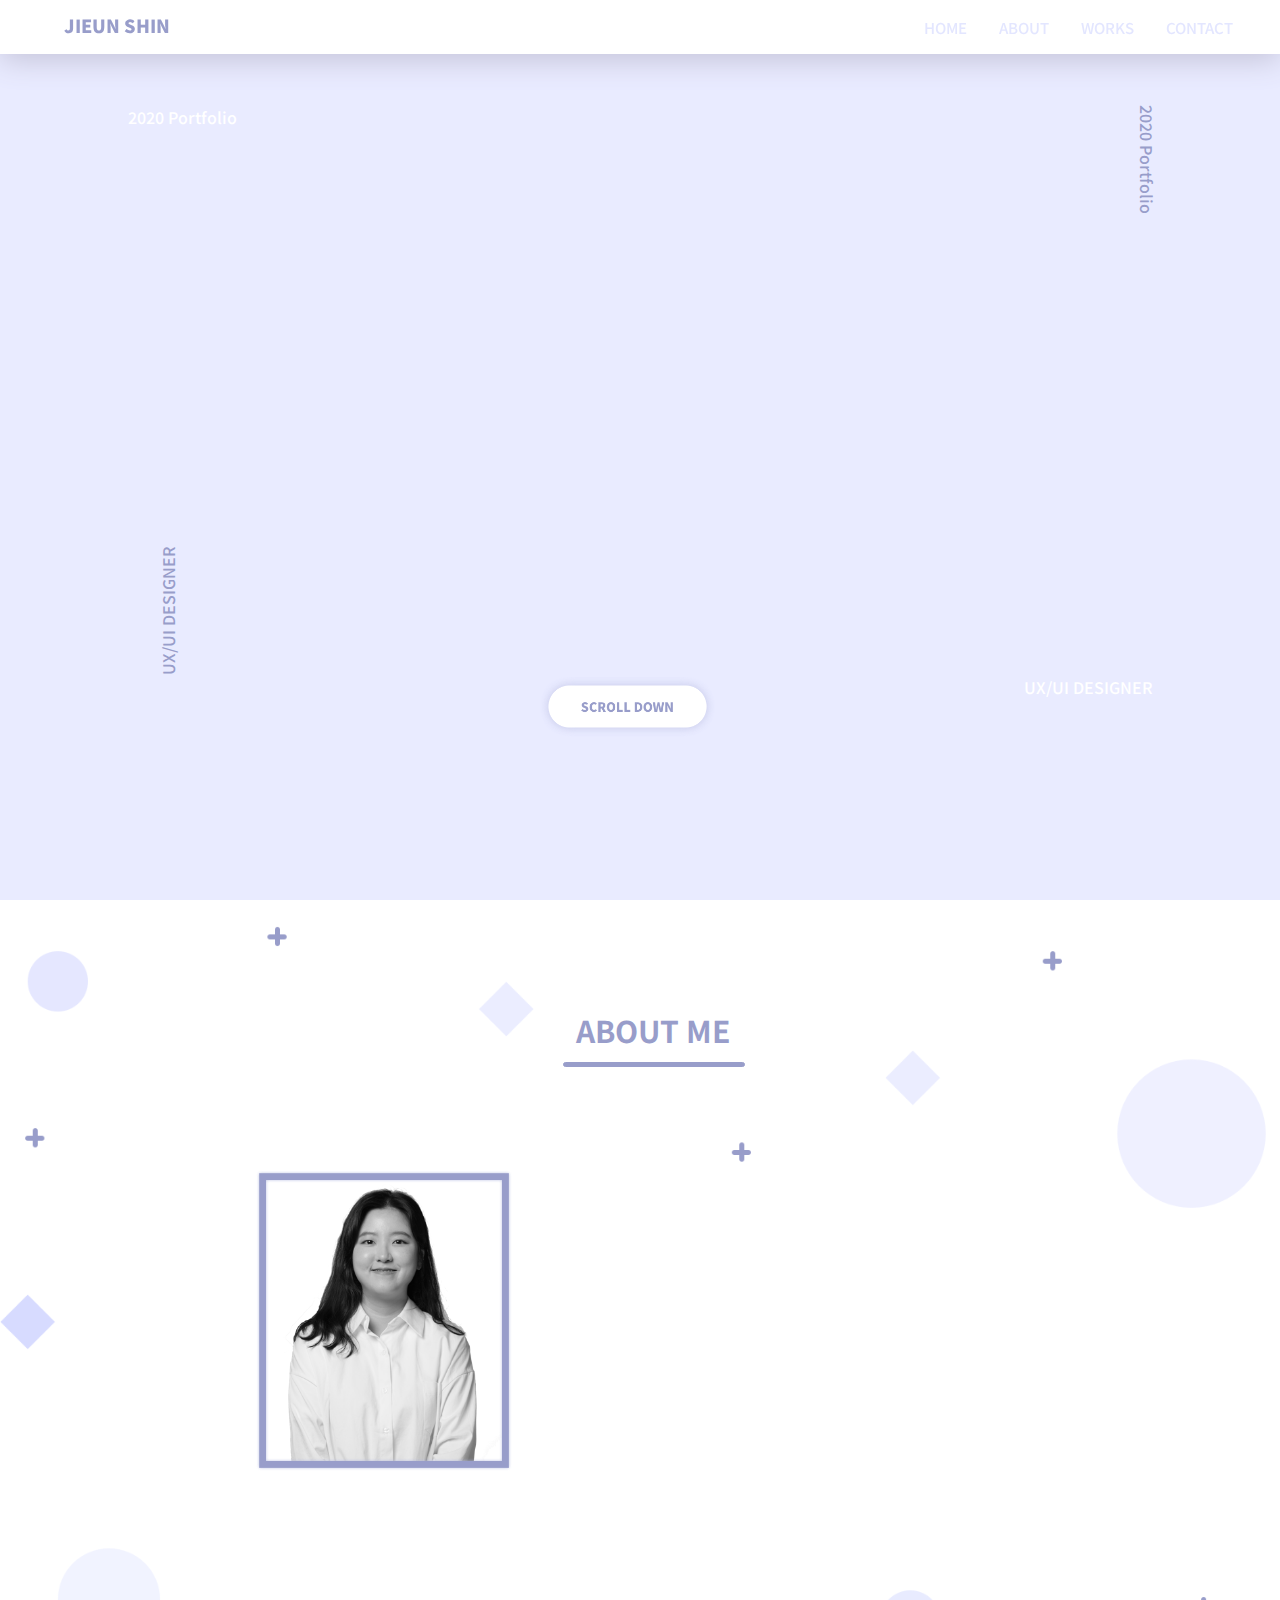
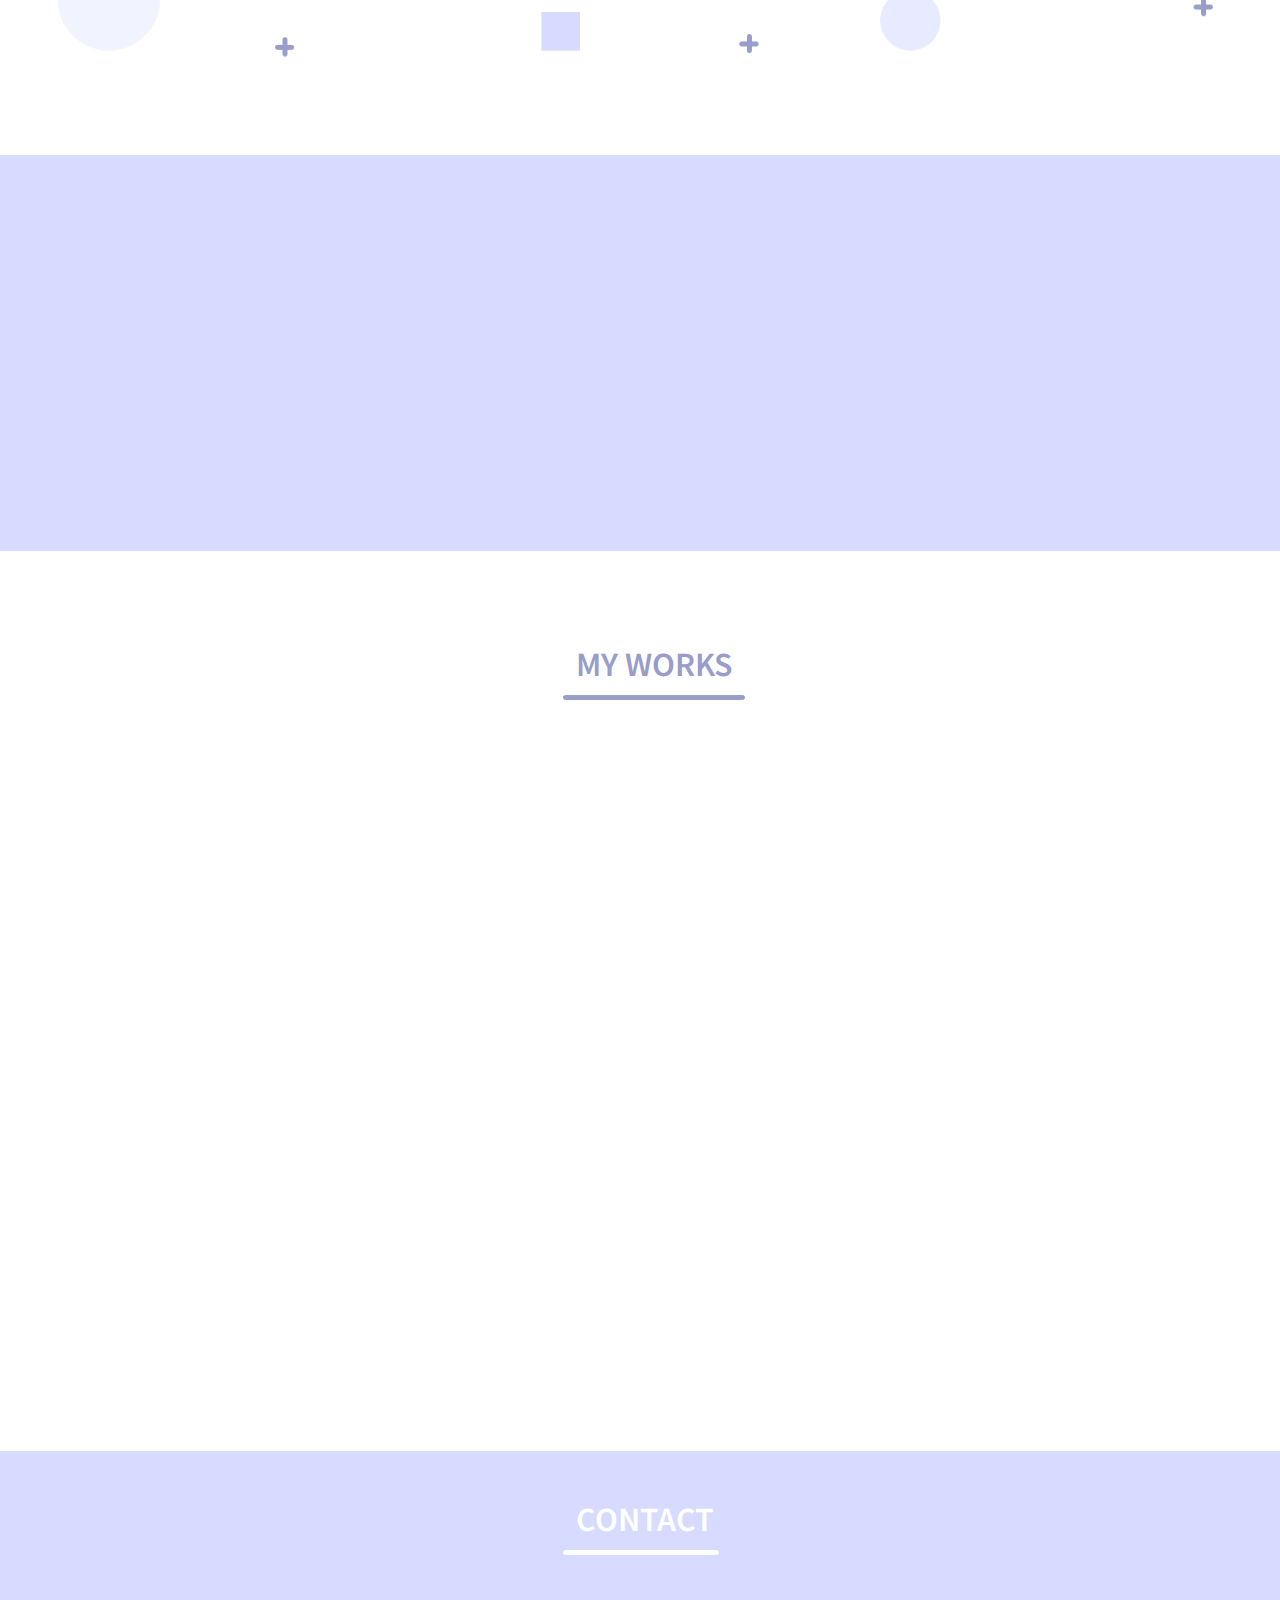
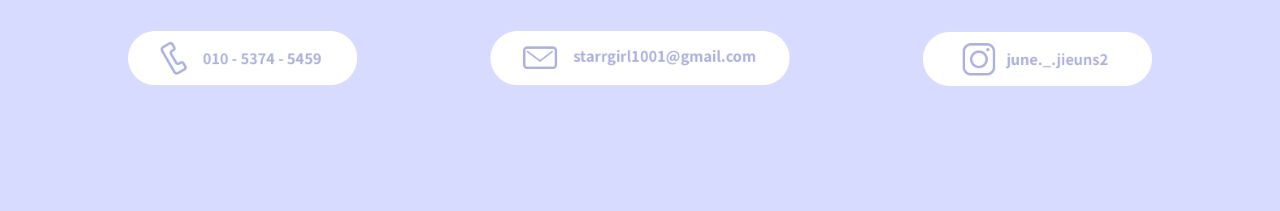
<file: index.html>
<!Doctype html>
<meta charset="UTF-8" />
<meta name="viewport" content="width=device-width, initial-scale=1.0">
<html>
    <head>
        <title>JieunShinPortfolio</title>
        <link rel="stylesheet" type="text/css" href="css/style.css">
        
        <script>alert('@ 이 웹 페이지는 Google Chrome 브라우저, 1920*1080 화면에 최적화 되어있습니다. 전체 화면으로 보시는 것을 권장합니다 @');</script>
        
        <script src="https://code.jquery.com/jquery-3.5.1.js"></script>
        <script src="js/Index.js">
        </script>
        
  </head>
    
    <body>
        
        
<!--상단메뉴바-->
    <header> 
        <div class="container">
            <h1>JIEUN SHIN</h1>
            <nav>
                <ul class="b-container">
                    <li><div id="Home"><a href="#window01">HOME</a></div></li>
                    <li><div id="About"><a href="#window02">ABOUT</a></div></li>
                    <li><div id="Works"><a href="#window04">WORKS</a></div></li>
                    <li><div id="Contact"><a href="#window05">CONTACT</a></div></li> 
                </ul>
            </nav>
        </div>
        
    </header>
        
<!--여기서부터 시작-->
        
        <!--home 페이지-->
  
        <div id="window01">1
            <h2>2020 Portfolio
                <b1 id="2020" style="position: absolute; color:#989DCA;">2020 Portfolio</b1>
            </h2>
            
            <div class="whynot">
                <h3>Why Not?<br>
                    <span id="use" style="color:#989DCA; ">Use </span>
                    <span  id="my" style="color:white;" >MY </span>
                    <span id="ex" style="color:#989DCA;" >Experience</span>
               </h3>
            </div>
            
            <h5>UX/UI DESIGNER</h5>
            <b2 id="Designer" style="position: absolute;">UX/UI DESIGNER</b2>
            
            <div>
            <div class="scrollD">
                <img src="ScrollDown.png" alt="no image">
            </div>
            </div>
            
        </div>
        
        <!--home 페이지 끝-->
        
        <!--About Me 시작-->
        <div id="window02">
            <h6 style="position: absolute; z-index: 40;">ABOUT ME</h6>
            <hr id="aboutme_hr" width =180vw color=#989DCA size=5/>
            
        <!--이미지-->
            <div>
        <!--내 프로필 사진-->
            <div style="position: absolute">
            <div class="img_profile">
                <img src="profile.png" alt="no image">
            </div>
            </div>
        <!--소개-->
                <span01>안녕하세요!</span01>
                 <span02>경험을 쌓아가는 UX/UI 디자이너, 신지은 입니다.<br>
                        많은 사람들의 생각, 행동을 분석하고, 공감 할 줄 아는 것이 <br>
                        디자이너의 첫 걸음이라고 생각하며, 다양한 사용자 경험을 이해하고<br>
                        새로운 경험을 제공하고자 노력합니다.</span02>
                
                
        <!--도형 배경-->
                <div class="background">
                <img src="Group%202.png" width="1440px" alt="no image">
                </div>           
           </div>
      
        </div>
        <!--About Me 끝-->
        
        <!--skills 시작-->
        <div id="window03">
            
            <div class="designtools">
                
        <h7>Design Tools</h7>
            <ul class="tool01">
                <li><b3 id="t1">Illustrator</b3></li>
                <li><b3 id="t2">Sketch</b3></li>
                <li>Protopie</li>
                <li>Zeplin</li>
            </ul>
            
         <!--progressbar-->
            <span class="progressbar01">
                <span class="g90">
                </span>
            </span>
            <span class="progressbar02">
                <span class="g90">
                </span>
            </span>
           <span class="progressbar03">
                <span class="g95">
                </span>
            </span>
            <span class="progressbar04">
               <span class="g90">
                </span>
            </span>
            
            <ul class="tool02">
                <li><b3 id="t1">Rhinoceros</b3></li>
                <li><b3 id="t2">Photoshop</b3></li>
                <li>Indesign</li>
                <li>Keyshot</li>
            </ul>
            
            <!--progressbar-->
            <span class="progressbar01">
                <span class="g80">
                </span>
            </span>
            <span class="progressbar02">
                <span class="g90">
                </span>
            </span>
           <span class="progressbar03">
                <span class="g80">
                </span>
            </span>
            <span class="progressbar04">
                <span class="g80">
                </span>
            </span>
                
            </div>
            
            
            <!--Coding-->
            <h8>Coding Skills<br>Language Skills</h8>
            <ul class="Coding">
                <li class="coding"><b4 id="c1">C</b4></li>
                <li class="coding"><b4 id="c2">JAVA</b4></li>
                <li class="coding">HTML</li>
                <li class="coding">LINUX</li>
            </ul>
            
            <!--Language-->
            <ul class="Lang">
                <li class="lang"><b4 id="c1">Korean(Native)</b4></li>
                <li class="lang"><b4 id="c2">English</b4></li>
                <li class="lang">Russian</li>   
            </ul>
            
        </div>
         <!--skills 끝-->
        
        <!--works-->
        <div id="window04">
             <h10 style="position: absolute; z-index: 40;">MY WORKS</h10>
            <hr id="myworks_hr" width =180vw color=#989DCA size=5/>
            
         <div  style="position: absolute">
              <!--pro1-->
             
              <div class="pr0101">
                   <img src="pro0101.png" width=320px; alt="no image">
                 </div>
             
             <div id="pr01" style="position: absolute; top: 200px; left: 60px">
                 <a href="work01.html">
                <img src="pro1_2x.png" width=320px; alt="no image">
                 </a>
   
            </div>
             
            
              <!--pro2-->
             
             <div class="pr0202">
                   <img src="pro0202.png" width=320px; alt="no image">
                 </div>
             
            <div id="pr02" style="position: absolute; top: 200px; left: 400px">
                <a href="work02.html">
                <img src="pro3.png"  width=320px; alt="no image">
                </a>    
                
                
                 
                
            </div>
            <!--pro3-->
             
             <div class="pr0303">
                   <img src="pro0303.png" width=320px; alt="no image">
                 </div>
             
             <div id="pr03" style="position: absolute; top: 200px; left: 740px">
                 <a href="work03.html">
                     
                <img src="pro2.png" width=320px; alt="no image">
                 </a>
                 
                 
                 
            </div>
             <!--pro4-->
             
             <div class="pr0404">
                   <img src="pro0404.png" width=320px; alt="no image">
                 </div>
                 
             
             <div id="pr04" style="position: absolute; top: 200px; left: 1080px">
                 <a href="work04.html">
                <img src="pro4.png" width=320px; alt="no image">
                 </a>
                 
                 
            </div>
        </div>
            
        </div>
    <!--works끝-->
        
        
         <!--contact-->
        <div id="window05">
             <h11 style="position: absolute; z-index: 40;">CONTACT</h11>
            <hr id="contact_hr" width =12% color=white size=5/>
            <img src="contact01.png" width=80%; alt="no image">
        
        
        </div>
  
      
        
    
    </body>
</html>
</file>
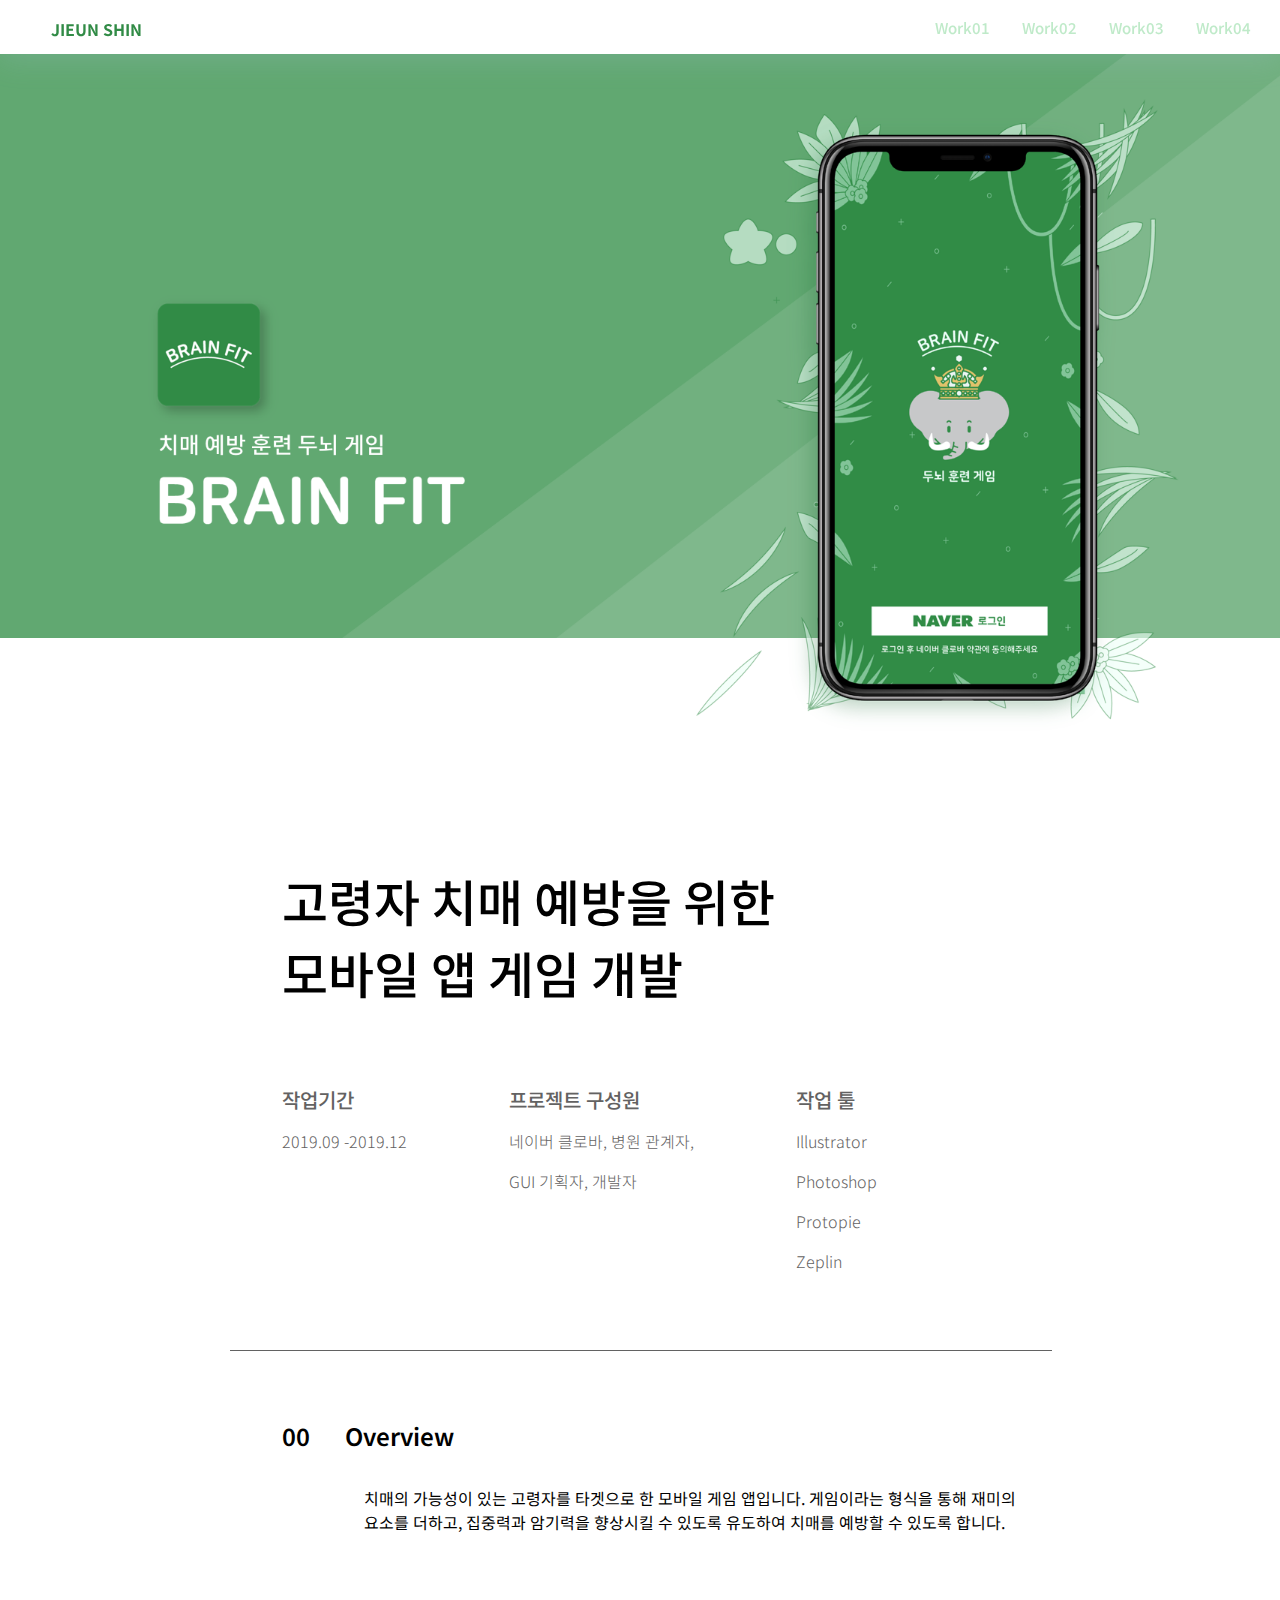
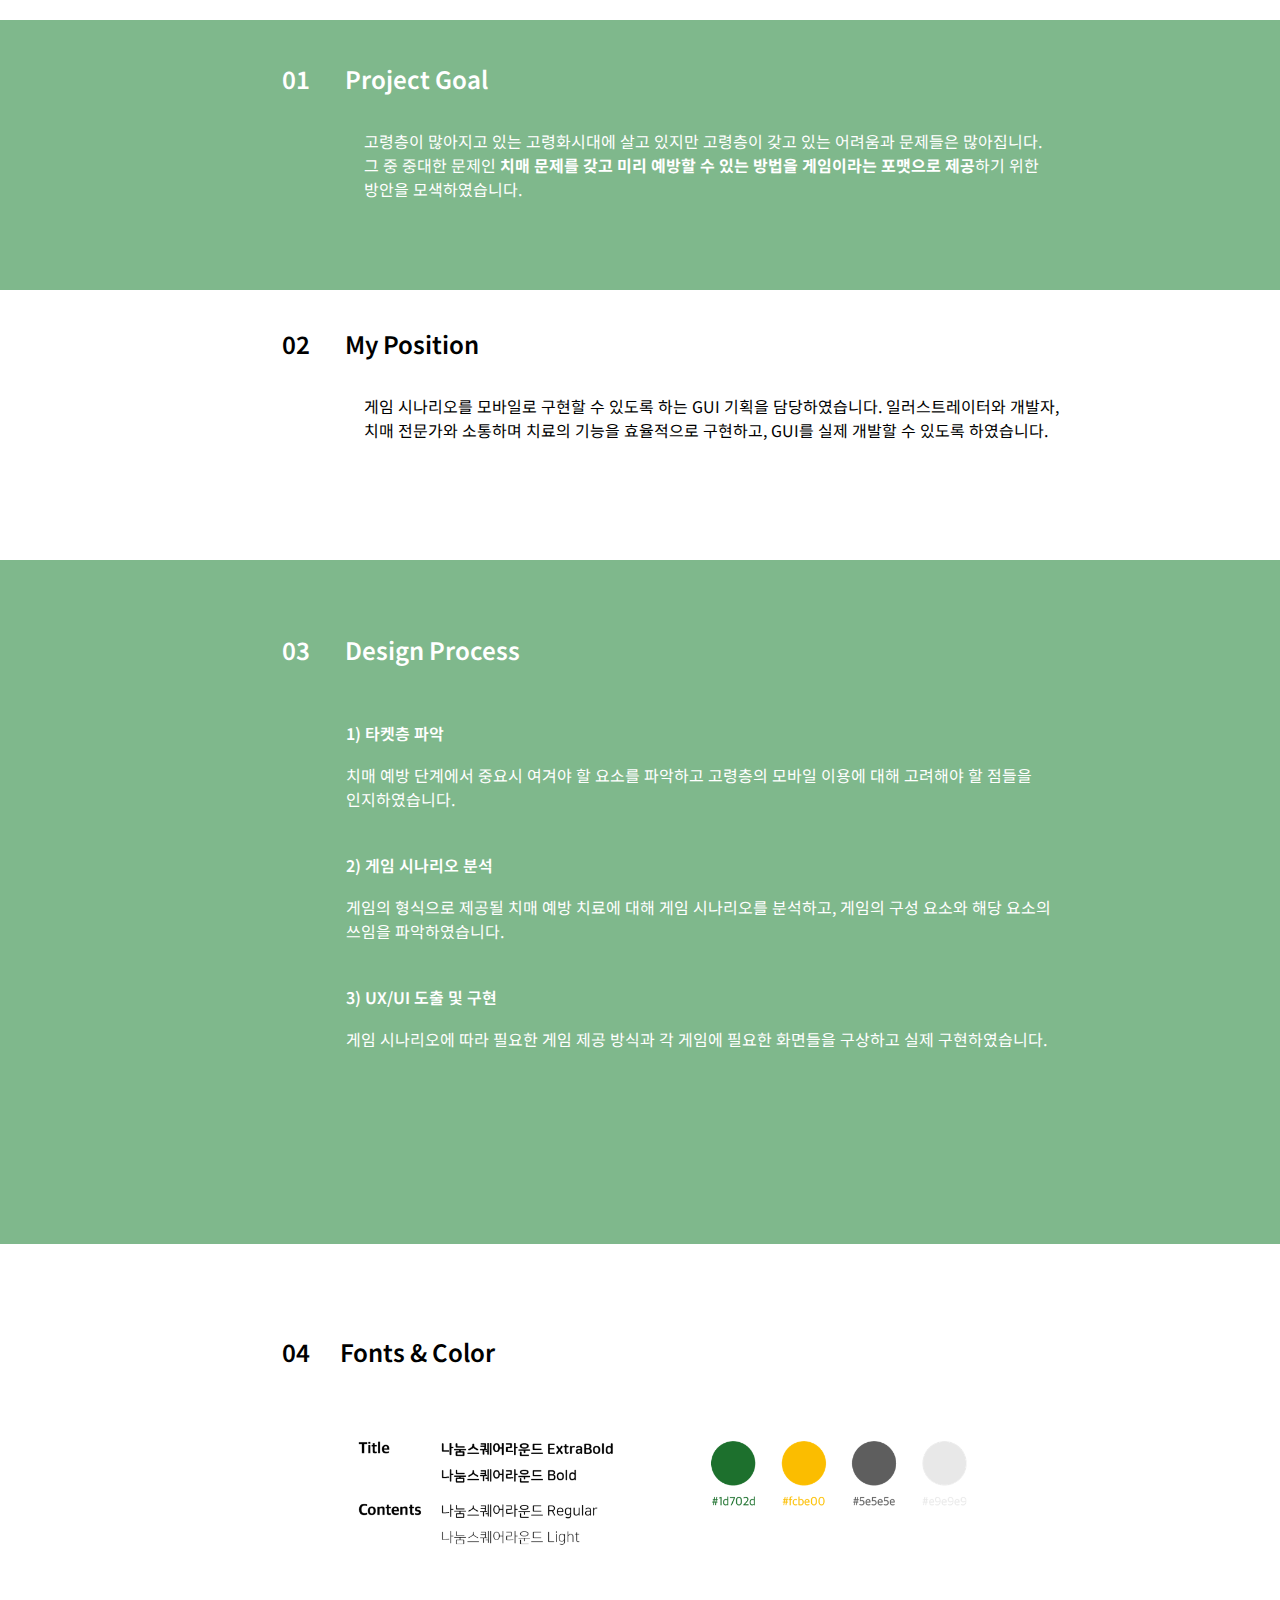
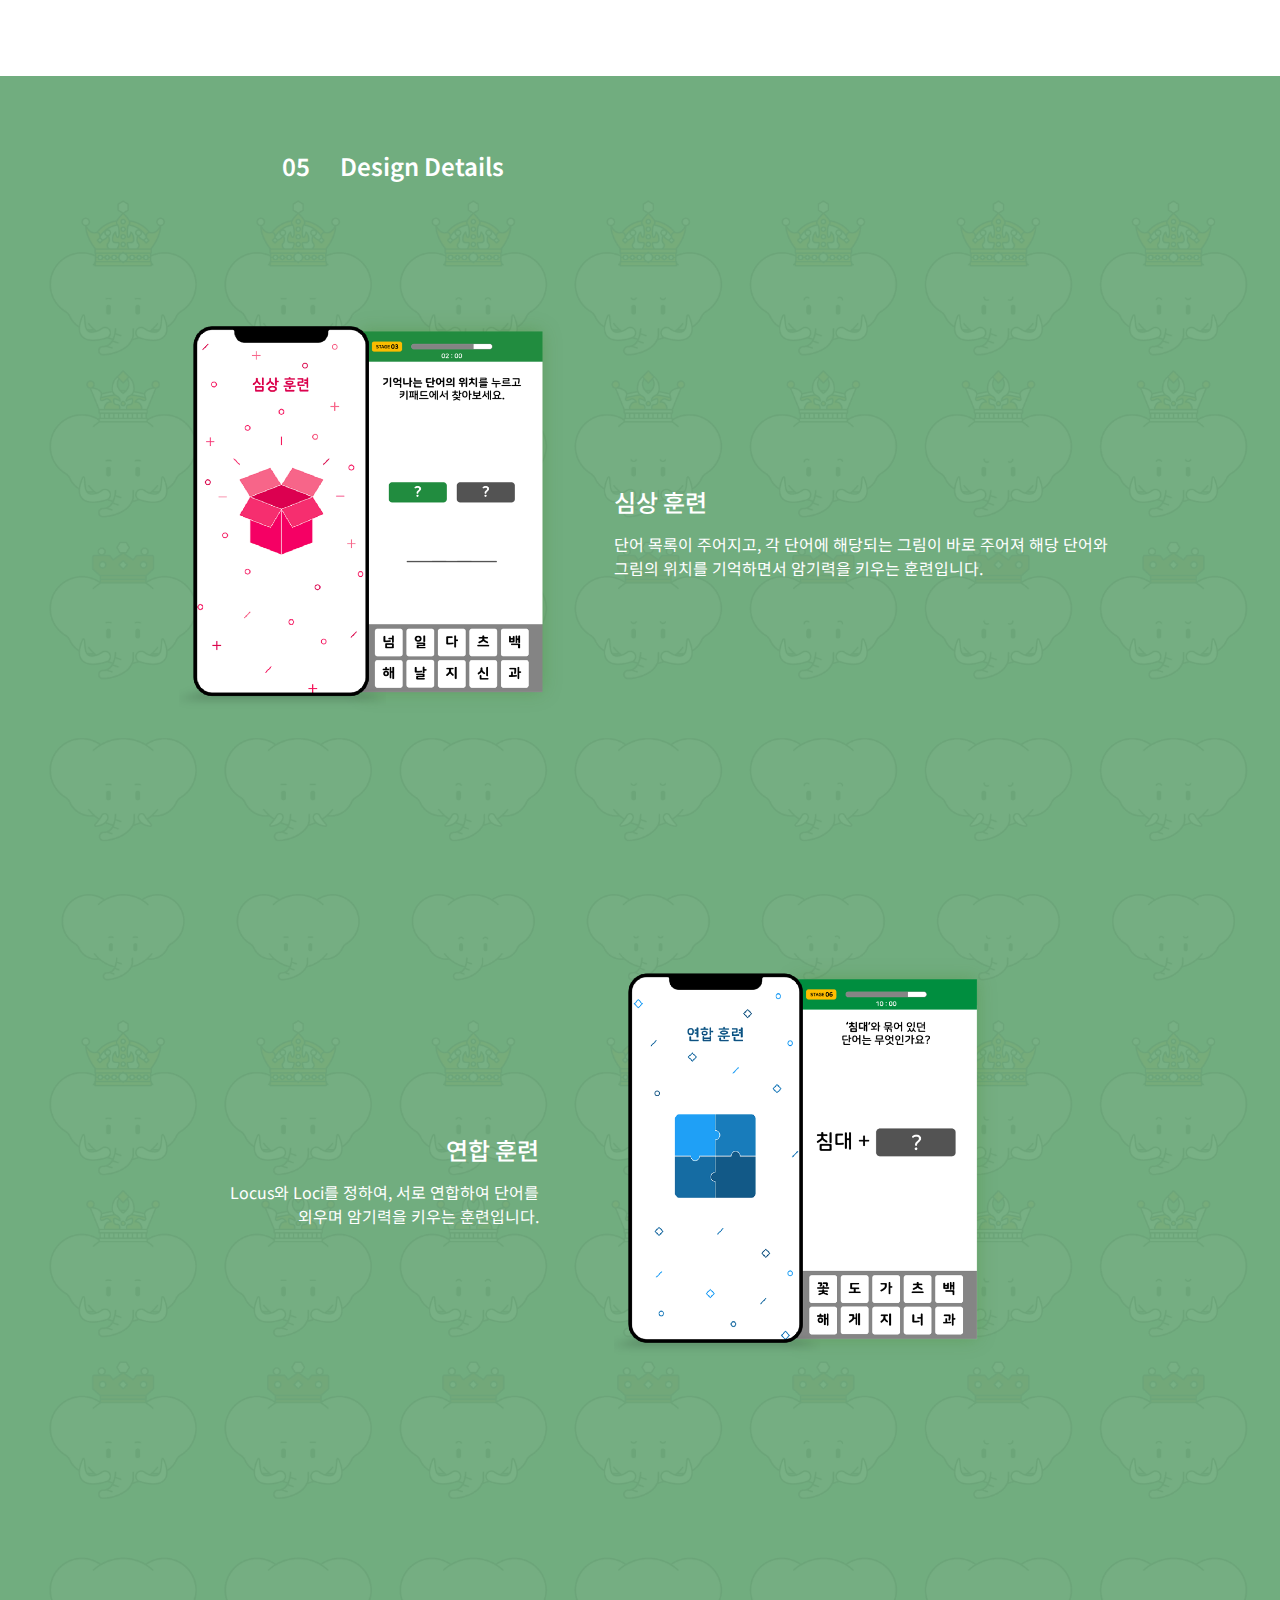
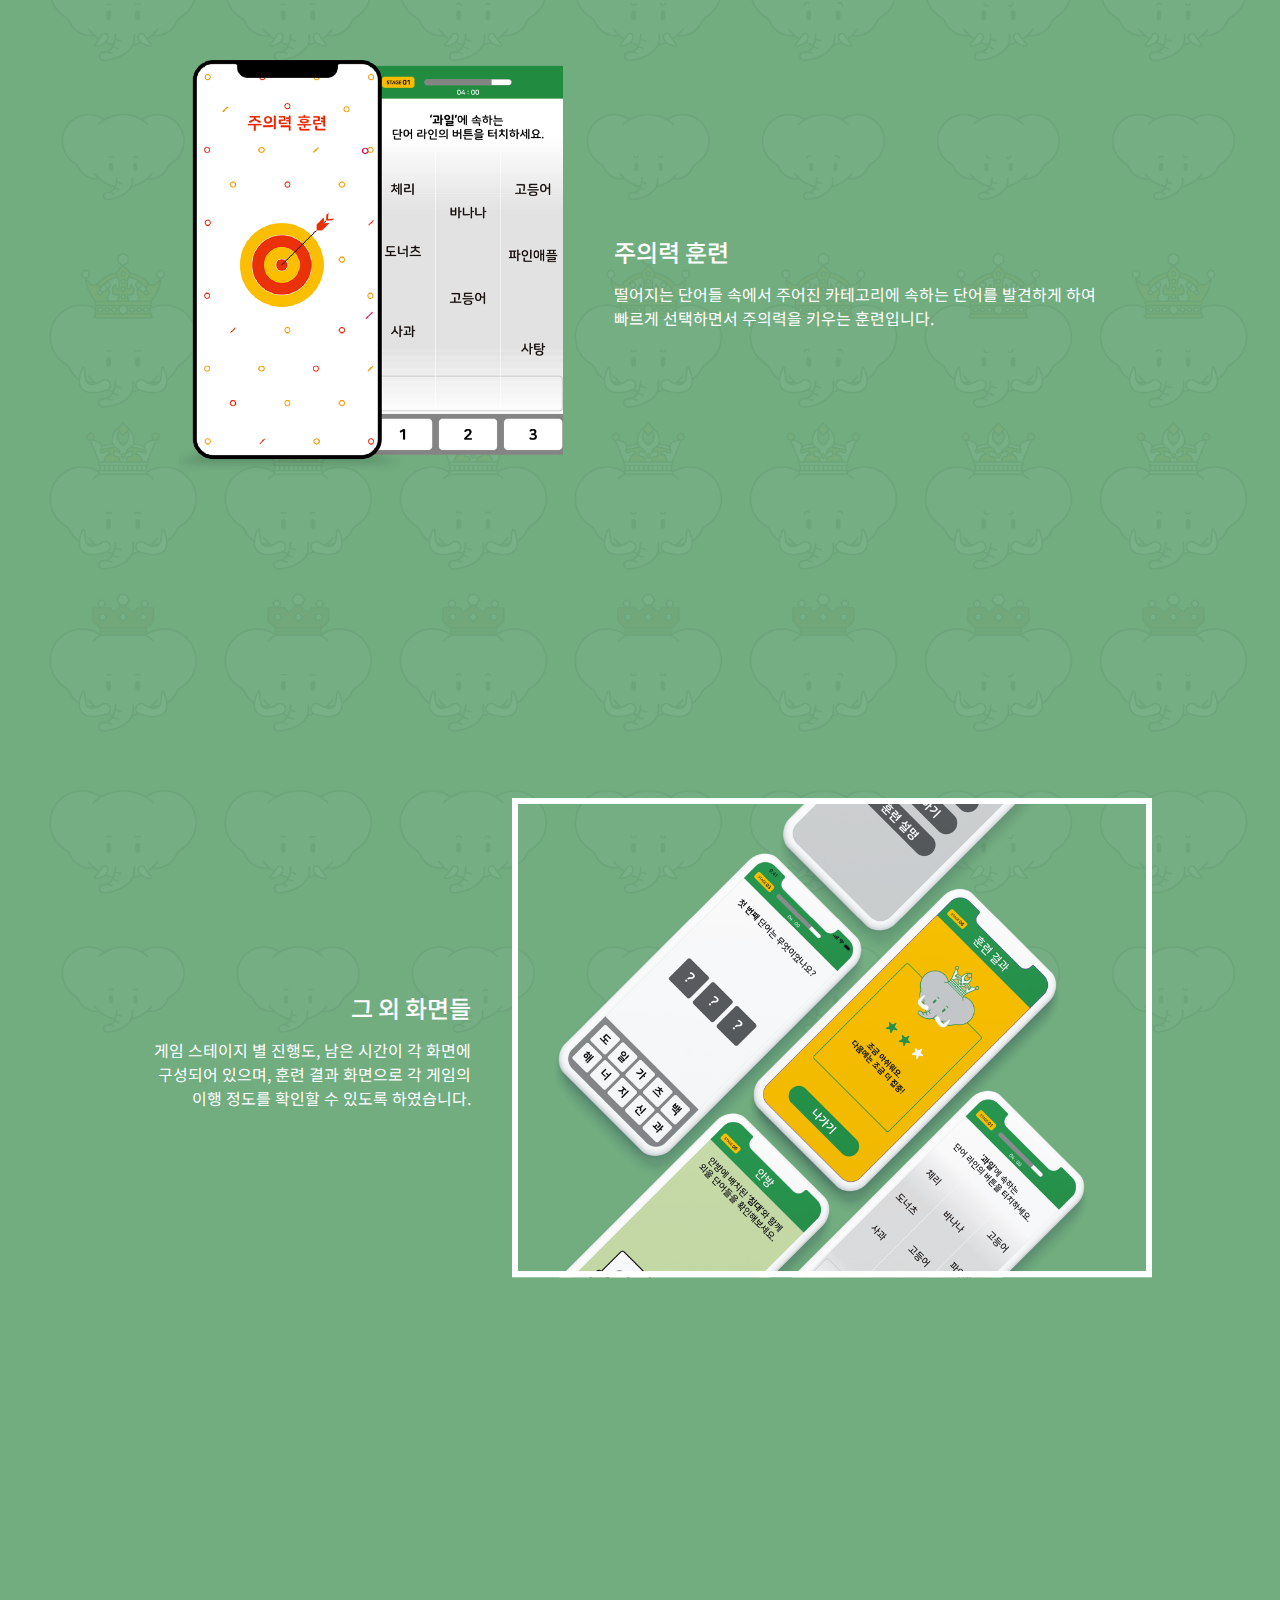
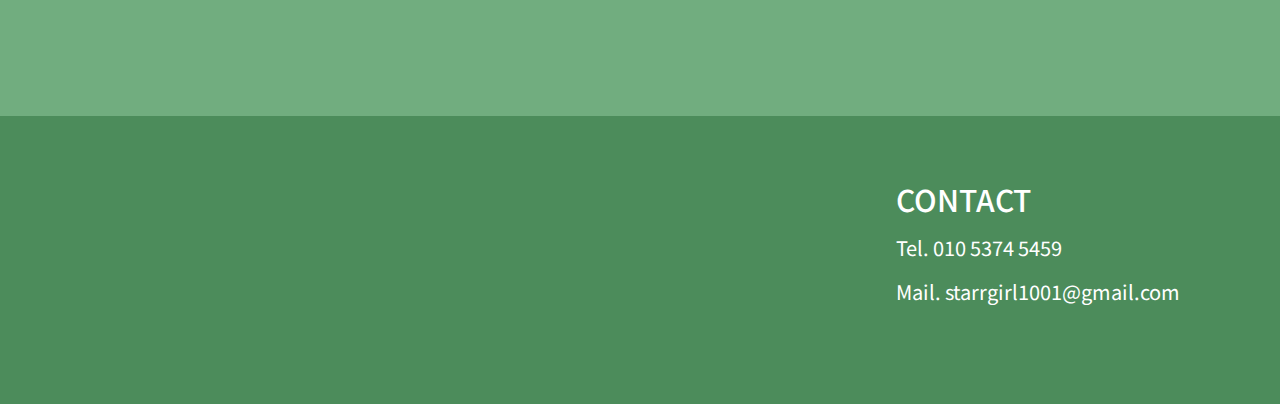
<file: work03.html>
<!Doctype html>
<meta charset="UTF-8" />
<meta name="viewport" content="width=device-width, initial-scale=1.0">
<html>
    <head>
        <title>JieunShinPortfolio/work03</title>
        <link rel="stylesheet" type="text/css" href="css/work03.css">
  </head>

                
<!--상단메뉴바-->
    <header> 
        <div class="container">
            <h1><a class="home" href="index.html">JIEUN SHIN</a></h1>
            <nav>
                <ul class="b-container">
                    <li><a href="work01.html">Work01</a></li>
                    <li><a href="work02.html">Work02</a></li>
                    <li><a href="">Work03</a></li>
                    <li><a href="work04.html">Work04</a></li> 
                </ul>
            </nav>
        </div>
    </header>
            
    <body>
    <!--표지-->
        <div class="img01">
                <img src="work0301.png" width= 1440px; alt="no image">
        </div>
        
        <!--작업명, 기간 등-->
        <div class="window01">
             <h2>고령자 치매 예방을 위한 <br>모바일 앱 게임 개발</h2>
            <div class="info01">
            <p1><span01>작업기간<br></span01>2019.09 -2019.12</p1>
            <p2><span01>프로젝트 구성원<br></span01>네이버 클로바, 병원 관계자,<br>GUI 기획자, 개발자</p2>
            <p3><span01>작업 툴<br></span01>Illustrator<br>Photoshop<br>Protopie<br>Zeplin</p3>
            <hr class="endWindow01" width =820vw color=#626262 size=1.5>
            </div>
            
        </div>
     <!--본격적인 설명-->  
        <div class="window02">
            <div class="overview">
                <p4><span01>00 &nbsp; &nbsp; &nbsp; Overview<br></span01>
                    <span02>치매의 가능성이 있는 고령자를 타겟으로 한 모바일 게임 앱입니다. 게임이라는 형식을 통해 재미의 <br>요소를 더하고, 집중력과 암기력을 향상시킬 수 있도록 유도하여 치매를 예방할 수 있도록 합니다.</span02></p4>
                
  <!--Project Goal-->               
                <div class="projectGoal">
                    
                    <p5><span01>01 &nbsp; &nbsp; &nbsp; Project Goal<br></span01>
                   <span02>고령층이 많아지고 있는 고령화시대에 살고 있지만 고령층이 갖고 있는 어려움과 문제들은 많아집니다.<br> 그 중 중대한 문제인 <span03>치매 문제를 갖고 미리 예방할 수 있는 방법을 게임이라는 포맷으로 제공</span03>하기 위한<br> 방안을 모색하였습니다.</span02></p5>
                
                </div>
                
 <!--My Position-->
                <div class="MyPosition">
                
                <p6><span01>02 &nbsp; &nbsp; &nbsp; My Position <br></span01><span02>게임 시나리오를 모바일로 구현할 수 있도록 하는 GUI 기획을 담당하였습니다. 일러스트레이터와 개발자,<br> 치매 전문가와 소통하며 치료의 기능을 효율적으로 구현하고, GUI를 실제 개발할 수 있도록 하였습니다.</span02></p6>
                    
                </div>
                
 <!--design process-->
                     
            </div>
            
            <div class="Process">
            
             <p7><span01>03 &nbsp; &nbsp; &nbsp; Design Process<br></span01></p7>
               <p8><span02>1) 타켓층 파악<br></span02>
                <span03>치매 예방 단계에서 중요시 여겨야 할 요소를 파악하고 고령층의 모바일 이용에 대해 고려해야 할 점들을<br> 인지하였습니다.<br></span03><br>
                <span02>2) 게임 시나리오 분석<br></span02>
                <span03>게임의 형식으로 제공될 치매 예방 치료에 대해 게임 시나리오를 분석하고, 게임의 구성 요소와 해당 요소의<br> 쓰임을 파악하였습니다.<br></span03><br>
                <span02>3) UX/UI 도출 및 구현<br></span02>
                <span03>게임 시나리오에 따라 필요한 게임 제공 방식과 각 게임에 필요한 화면들을 구상하고 실제 구현하였습니다.</span03>
                </p8> 
                
                  
            
            </div>
               
<!--font-->       
            
         <div class="fonts">
            
             <span01>04 &nbsp; &nbsp; &nbsp;Fonts &amp; Color<br></span01>
                  <!--font-->
                    <div class="img05">
                        <img src="work0302.png" width= 66%; alt="no image">
                    </div>   
            </div>
            
        </div>
        
<!--DesignDetails--> 
        
        <div class="DesignDetails">
        
        <span01>05 &nbsp; &nbsp; &nbsp;Design Details<br></span01>
            
            <div class="img03_1">
                <img src="work0303.png" width= 30%; alt="no image">
                <p10><span02>심상 훈련<br></span02>
                    <span03>단어 목록이 주어지고,  각 단어에 해당되는 그림이 바로 주어져 해당 단어와<br>그림의 위치를 기억하면서 암기력을 키우는 훈련입니다.<br></span03><br></p10>
            </div>
            
            <div class="img03_2">
                <img src="work0304.png" width= 30%; alt="no image">
                <p10><span02>연합 훈련<br></span02>
                    <span03>Locus와 Loci를 정하여, 서로 연합하여 단어를<br> 외우며 암기력을 키우는 훈련입니다.<br></span03><br></p10>
            </div>
            
            
            <div class="img03_3">
                <img src="work0305.png" width= 30%; alt="no image">
                <p10><span02>주의력 훈련<br></span02>
                    <span03>떨어지는 단어들 속에서 주어진 카테고리에 속하는 단어를 발견하게 하여<br> 빠르게 선택하면서 주의력을 키우는 훈련입니다.<br></span03><br></p10>
            </div>
            
             <div class="img03_4">
                <img src="work0307.png" width= 50%; alt="no image">
                <p10><span02>그 외 화면들<br></span02>
                    <span03>게임 스테이지 별 진행도, 남은 시간이 각 화면에<br> 구성되어 있으며, 훈련 결과 화면으로 각 게임의<br> 이행 정도를 확인할 수 있도록 하였습니다.</span03><br></p10>
            </div>
            
            
            
            <div class="back">
                        <img src="work0306.png" width= 96%;  alt="no image">
                    </div>   
            
            
            
            
            
        
        </div>
       
    
        
        <div class="window04">
            <span07> <span08>CONTACT</span08><br>Tel. 010 5374 5459<br>Mail. starrgirl1001@gmail.com</span07>  
        
        </div>
        
    </body>
</html>
</file>
<file: css/style.css>
@import url('https://fonts.googleapis.com/css2?family=Noto+Sans+KR:wght@100;300;400;500;700;900&display=swap');

html{
font-size: 62.5%;
    margin: 0; 
    padding:0;
}

@media all and (max-width: 850px) {
  html 
    { font-size: 50%; 
    } /* 이제 문서 내 모든 rem 단위가 영향을 받습니다.*/
}

body{
    margin: 0; 
    padding:0;
    font-family: 'Noto Sans KR',sans-serif;
}

header{
    width: 100vw;
    height: 50px;
    position: fixed;
    z-index: 999;
}

/*상단 메뉴에서 링크 및줄 빼는거*/
a {
    text-decoration:none;
}


h1{
    /*내이름 로고*/
    line-height: 3vh;
    display: inline; 
    margin-left: 5vw; 
    padding: 0;
    font-size: 1.8rem; 
    font-weight: 900; 
    color: #989DCA;
    float: left; 
   
}


/*상단메뉴바*/
nav{
    margin-left: 55vw;
    float: right;
}

ul{
    list-style: none;
     float: right;
}

.b-container li{
    float: left;
    padding: 0;
    margin-right: 12px;
   
}


.b-container a{
    font-weight: 500;
    float: right;
    line-height: 4vh; 
    color: #E3E6FF; 
    padding: 0 10px; 
    display: inline;
    font-size: 1.5rem;
    cursor: pointer;  
}

@media all and (max-width: 1200px) {
    .b-container a {
        font-size: 0;
    }
}
.b-container a:hover{
  color: #989DCA;
}
    
.container{
    display: flex;
    width: 100vw;
    height:6vh;
    margin: 0;
    padding: 0;
    background-color: white;
    box-shadow: 0px 6px 30px #C4C3D8;
}

h2{
    /*2020port*/
    margin-left: 10vw;
    margin-top : 10vh;
    margin-bottom: 0;

    font-weight: 500;
    font-size: 1.6rem;
    color: white;
}

@media all and (max-width: 1200px) {
    h2 { font-size: 0px; } /* 이제 문서 내 모든 rem 단위가 영향을 받습니다.*/
    
}

b1{
    /*2020port*/
    margin-left: 72vw;
    display: inline;
    -webkit-transform: rotate(90deg);
       -webkit-transform-origin: left top;
       -moz-transform: rotate(90deg);
       -moz-transform-origin: left top;
       -ms-transform: rotate(90deg);
       -ms-transform-origin: left top;
       -o-transform: rotate(90deg);
       -o-transform-origin: left top;
       transform: rotate(90deg);
       transform-origin: left top;
}

@media all and (max-width: 1200px) {
   b1 { font-size: 0px; } /* 이제 문서 내 모든 rem 단위가 영향을 받습니다.*/
    
}

.whynot{
  
    margin-left: 20vw;
    margin-top:10vh;
    opacity: 0;
    
}

.whynot.animate{
    transform:translateY(4em);
}

.animate{
    animation: fadeIn 1s forwards ease-in;
    transition: 1s ease-in-out;
}

@keyframes fadeIn{
    0% {opacity: 0;}
    100%{opacity: 1;}
}

h3{
    /*whynot*/
    font-size: 6rem;
    font-weight: 800;
    color: white;
}

.h3.animate{
     transform: translateY(2em);
}

#use{
    font-size: 10rem;  
}

#use.animate{
    transform: translateY(2em);
}

#my{
    font-size: 10rem;  
}

#ex{
    font-size: 10rem;  
}



h5{
    /*UX/UI Designer*/
    margin-left: 180px;
    margin-top : 200px;
    margin-bottom: 0;
    font-family: 'Noto Sans KR',sans-serif;
    font-weight: 500;
    font-size: 1.6rem;
    color:#989DCA;
    transform: rotate(-90deg);
       transform-origin: left bottom;
}

@media all and (max-width: 1200px) {
    h5 { font-size: 0px; } /* 이제 문서 내 모든 rem 단위가 영향을 받습니다.*/
    
}

b2{
    /*UX/UI Designer*/
    margin-top: 0;
    margin-left: 80vw;
    font-weight: 500;
    font-size: 1.6rem;
    color: white;
}

@media all and (max-width: 1200px) {
    #Designer{
        font-size: 0px;}
}

/*scrollD*/
.scrollD img{
    width: 14vw;
    margin-left: 42vw;
    animation: watch 2s linear infinite both;
}

@keyframes watch {
  0% {
    transform: translate(0);
  }
  20% {
    transform: translate(0px, 5px);
  }
  40% {
    transform: translate(0px, -5px);
  }
  60% {
    transform: translate(0px, 5px);
  }
  80% {
    transform: translate(0px, -5px);
  }
  100% {
    transform: translate(0);
  }
}


/*window02*/
h6
{/*about me*/
    margin-left: 45vw;
    margin-top: 12vh;
    font-size: 3rem;
    color: #989DCA;
    
}
/*about me 밑에 줄*/
#aboutme_hr{
    position: absolute;
    margin-left: 44vw;
    margin-top: 18vh;
    border-radius: 10px;
}


.img_profile
{
    position: relative; 
    margin-top: 30vh; 
    margin-left: 20vw;
    width: 20vw;
    height: 20vh;
    
}



.img_profile img{
    max-width: 100%; 
    height: auto;

}

.background
{
    position: relative; 
    margin:0;
    width: 100%;
    height: 100vh;
     
}

#pr01{
    position: relative; 
    margin:0;
    width: 22vw;
}


#pr01:hover{
   
}

#pr02{
    position: relative; 
    margin:0;
    width: 22vw;
}

#pr03{
    position: relative; 
    margin:0;
    width: 22vw;
  
}

#pr04{
    position: relative; 
    margin:0;
    width: 22vw;
    padding: 0;
    
}




/*소개*/
/*안녕하세요*/
span01{
    font-size: 2rem;
    position: absolute; 
    margin-left: 46vw; 
    margin-top: 39vh; 
    color: #7C7E8E;
    font-weight: 600;
    opacity: 0;
}

#window02 span01.animate{
    transform:translateY(1em);
}

/*이하내용*/
span02{
    font-size: 1.6rem;
    position: absolute; 
    margin-left: 46vw; 
    margin-top: 44vh; 
    color: #7C7E8E;
    font-weight: 400;
    opacity: 0;
        
}

#window02 span02.animate{
    transform:translateY(1em);
}

/*skills*/

.designtools{
    margin-left: 2vw;
    margin:0;
    opacity: 0;
}

.designtools.animate{
    transform:translateY(1em);
}

h7{
    position: absolute;
    color: white;
    font-size: 1.8rem;
    font-weight: 600;
    margin-left: 180px;
    margin-top: 60px;
    
}

.tool01{
    text-align: right;
    font-size: 1.4rem;
    font-weight: 400;
    color: #989DCA;
    float: left;
   margin-left: 140px;
    margin-top: 120px;
    line-height: 30px;
}

.tool02{
    text-align: right;
    font-size: 1.4rem;
    font-weight: 400;
    color: #989DCA;
    float: left;
   margin-left: 140px;
    margin-top: 120px;
    line-height: 30px;
}

/*progress bar*/
.progressbar01{
    position: absolute;
    display: inline-block;
    width: 120px;
    height: 12px;
    background-color: white;
    border-radius: 10px;
    margin-top: 132px;
    margin-left: 16px;
    
}
.g90
{
    position: absolute;
    display: inline-block;
    width: 90%;
    height: 12px;
    background-color: #BEC4FE;
    border-radius: 10px;
    
}
.progressbar02{
    position: absolute;
    display: inline-block;
    width: 120px;
    height: 12px;
    background-color: white;
    border-radius: 10px;
    margin-top: 162px;
    margin-left: 16px;
    
}
.g95{
    position: absolute;
    display: inline-block;
    width: 95%;
    height: 12px;
    background-color: #BEC4FE;
    border-radius: 10px;
}
.g80{
    position: absolute;
    display: inline-block;
    width: 80%;
    height: 12px;
    background-color: #BEC4FE;
    border-radius: 10px;
}

.progressbar03{
    position: absolute;
    display: inline-block;
    width: 120px;
    height: 12px;
    background-color: white;
    border-radius: 10px;
    margin-top: 192px;
    margin-left: 16px;
    
}
.progressbar04{
    position: absolute;
    display: inline-block;
    width: 120px;
    height: 12px;
    background-color: white;
    border-radius: 10px;
    margin-top: 222px;
    margin-left: 16px;
    
}
/*coding skills*/
h8{
    position: absolute;
    color: white;
    font-size: 1.8rem;
    font-weight: 600;
    margin-left: 300px;
    margin-top: 18px;
    line-height: 120px;
    opacity: 0;
}

h8.animate{
    transform:translateY(1em);
}

/*coding element*/
.Coding{
    text-align: left;
    display: block;
    font-size: 1.4rem;
    font-weight: 400;
    color: #989DCA;
    float: left;
   margin-left: 240px;
    margin-top: 110px;
    line-height: 30px;
    opacity: 0;
}

.Coding.animate{
    transform:translateY(1em);
}

.coding{
    
    text-align: center;
    float: left;
    margin-left: 20px;
    background-color: white;
    width:inherit;
    padding-left: 20px;
    padding-right: 20px;
    height: inherit;
    border-radius: 50px;
    padding-bottom: 0;
}

/*Lang skills*/

.Lang{
    text-align: left;
    display: block;
    font-size: 1.4rem;
    font-weight: 400;
    color: #989DCA;
    float: left;
   margin-left: 240px;
    margin-top: 78px;
    line-height: 30px;
    opacity: 0;
}

.Lang.animate{
    transform:translateY(1em);
}

.lang{
    text-align: center;
    float: left;
    margin-left: 20px;
    background-color: white;
    width:inherit;
    padding-left: 20px;
    padding-right: 20px;
    height: inherit;
    border-radius: 50px;
}

h10
{
    /*myworks*/
    margin-left: 45vw;
    margin-top: 10vh;
    font-size: 3rem;
    color: #989DCA;
    font-weight: 600;
    
}

#myworks_hr{
    /*myworks 밑에줄*/
    position: absolute;
    margin-left: 44vw;
    margin-top: 16vh;
    border-radius: 10px;
}

#pr01,#pr02,#pr03,#pr04{
    opacity: 0;
}

#pr01 img:hover,#pr02 img:hover,#pr03 img:hover,#pr04 img:hover{
    transform: scale(1.05);
    transition: 0.4s ease-in-out;
   /* filter: blur(1px);*/    
}

#pr01.animate,#pr02.animate,#pr03.animate,#pr04.animate{
    transform: translateY(4rem);
}

.pr0101 img{
    position: absolute;
    margin-top: 50vh;
    margin-left: 4.4vw;
   
}

.pr0202 img{
    position: absolute;
    margin-top: 50vh;
    margin-left: 28vw;
   
}

.pr0303 img{
    position: absolute;
    margin-top: 50vh;
    margin-left: 51.6vw;
   
}

.pr0404 img{
    position: absolute;
    margin-top: 50vh;
    margin-left: 75.4vw;
   
}


.pr0101, .pr0202, .pr0303, .pr0404{
    opacity: 0;
}



h11{
    /*contact*/
    margin-left: 45vw;
    margin-top: 5vh;
    font-size: 3rem;
    color: white;
    font-weight: 600;
}
#contact_hr{
    /*contact 밑에줄*/
    position: absolute;
    margin-left: 44vw;
    margin-top: 11vh;
    border-radius: 10px;
}

#window05 img{
    margin-top: 20vh;
    margin-left: 10vw;
}
/*Home*/
#window01{
    width: 100vw; height: 100vh;
    background-color: #E9EBFF;
}

/*About Me*/
#window02{
    width: 100vw; height: 95vh;
    background-color: white;
}

/*skills*/
#window03{
    width: 100vw; height: 44vh;
    background-color: #D7DBFF;
    
}

#window04{
    width: 100vw; height: 100vh;
    background-color: white;
}

#window05{
    width: 100vw; height: 40vh;
    background-color: #D7DBFF;
}
</file>
<file: css/work03.css>
@import url('https://fonts.googleapis.com/css2?family=Noto+Sans+KR:wght@100;300;400;500;700;900&display=swap');

html{
font-size: 62.5%;
}

@media all and (max-width: 850px) {
  html 
    { font-size: 50%; 
    } /* 이제 문서 내 모든 rem 단위가 영향을 받습니다.*/
}

body{
    margin: 0; 
    font-family: 'Noto Sans KR',sans-serif;
}

header{
    width: 100vw;
    height: 50px;
    position: fixed;
    z-index: 999;
}

a {
    text-decoration:none;
}

h1 .home{
   padding:0;
    margin-left: 4vw;
    color: #318B46;
    font-size: 1.6rem;
}

h1 .home:hover{
    color: #BFEAC9;
}
/*상단메뉴바*/
nav{
    margin-left: 58vw;
    float: right;
}

ul{
    list-style: none;
     float: right;
}

.b-container li{
    float: left;
    padding: 0;
    margin-right: 12px;
   
}
.b-container a{
    font-weight: 500;
    float: right;
    line-height: 4vh; 
    color: #BFEAC9; 
    padding: 0 10px; 
    display: inline;
    font-size: 1.5rem;
    cursor: pointer;  
}

@media all and (max-width: 1200px) {
    .b-container a {
        font-size: 0;
    }
}
.b-container a:hover{
  color: #318B46;
}
    
.container{
    display: flex;
    width: 100vw;
    height:6vh;
    margin: 0;
    padding: 0;
    background-color: white;
    box-shadow: 0px 6px 30px rgba(176,198,231,.2);;
}

/*work0201*/
.img01{
    position: absolute;
    padding: 0;
    left: 0;
    margin:0;
}

/*window01*/
.window01{
    width: 98vw; 
    height: 140vh;
}
/*window01_제목*/
.window01 h2{
    position: absolute;
    margin-top: 96vh;
    margin-left: 22vw;
    font-size: 5rem;
    font-weight: 500;
}
/*작업기간,등등*/
.info01{
    position: absolute;
    margin-left: 14vw;
    margin-top: 120vh;
}

.window01 p1,p2,p3{
    position: relative;
    margin-left: 8vw;
    font-size: 1.6rem;
    float: left;
    font-weight:300;
    line-height: 40px;
    color: #636262;
}
/*작업기간,등등 제목부분*/
.window01 span01{
    font-weight: 500;
    font-size: 2rem;
}
/*구분선*/
.endWindow01{
    margin-left: 4vw;
    margin-top: 30vh;
    border-radius: 10px;
}

/*본문 시작 00-*/
.window02{
    width: 98vw; 
    height: 160vh;
}

.overview p4{
    margin-left: 22vw;
    margin-top: 14vh;
    float: left;
    font-size: 2rem;
}

.overview span01{
    font-size: 2.4rem; 
    font-weight: 600;
    line-height: 100px;
}

.overview span02{
    float: left;
    margin-left: 82px;
    font-size: 1.6rem; 
    font-weight: 400;
    
}


.projectGoal p5{
    margin-left: 22vw;
    margin-top: 1vh;
    float: left;
    font-size: 2rem;
    color: white;
}


.projectGoal{
    position: absolute;
    margin-top: 40vh;
    height: 30vh;
    width: 100vw;
    background-color: #7FB88C;
}

.projectGoal span03{
    font-weight: 700;
}


.MyPosition p6{
    /*MMy position*/
    margin-left: 22vw;
    margin-top: 40vh;
    float: left;
    font-size: 2rem;
}

.MyPosition span02{
    float: left;
    margin-left: 82px;
    font-size: 1.6rem; 
    font-weight: 400;
    
}
/*design concept*/

.Process{
    position: absolute;
    width : 100vw;
    height:76vh;
    background-color: #7FB88C;
    margin-top: 100vh;
    color: white;
}
.Process p7{
    margin-left: 22vw;
    margin-top: 8vh;
    float: left;
    font-size: 2.4rem;
    font-weight: 600;
}

.Process p8{
    margin-left: 27vw;
    margin-top: 4vh;
    float: left;
    font-size: 1.6rem;
    font-weight: 400;
}

.Process span02{
    line-height: 6rem;
    font-weight: 600;
}

.Process span03{
    line-height: 2rem;
}



/*fonts*/
.fonts{
    position: absolute;
    width : 100vw;
    height:45vh;
    margin-top: 180vh;
    
}
.fonts span01{
    margin-left: 22vw;
    margin-top: 6vh;
    float: left;
    font-size: 2.4rem;
    font-weight: 600;
}

.img05{/*fonts*/
    margin-top: 8vh;
    position: relative;
    float: left;
    margin-left: 28vw;
}

.DesignDetails{
    margin-top: 64vh;
    width: 100vw;
    height:360vh;
    background-color: #71AD7F;
}


.DesignDetails span01{
    margin-left: 22vw;
    margin-top: 8vh;
    float: left;
    font-size: 2.4rem;
    font-weight: 600;
    color: white;
    
}

.back img{
    margin-left: 2vw;
}


.img03_1{
    margin-top: 26vh;
    position: absolute;
    width: 100vw;
    height: 60vh;
}


.img03_1 img{
    position: absolute;
    margin-left: 14vw;
    float: left;
    
}

.img03_1 p10{
    margin-left: 48vw;
    margin-top: 18vh;
    float: left;
    font-size: 1.6rem;
    font-weight: 400;
    color: white;
}

.img03_1 span02{
    font-size: 2.4rem;
    line-height: 6rem;
    font-weight: 500;
}

.img03_1 span03{
    font-size: 1.6rem;
    line-height: 2rem;
}

.img03_1 img{
    position: absolute;
    margin-left: 14vw;
    float: left;
    
}


.img03_2{
    margin-top: 98vh;
    position: absolute;
    width: 100vw;
    height: 60vh;
}


.img03_2 p10{
    margin-left: 18vw;
    margin-top: 18vh;
    float: left;
    font-size: 1.6rem;
    font-weight: 400;
    color: white;
    text-align: right;
}

.img03_2 span02{
    font-size: 2.4rem;
    line-height: 6rem;
    font-weight: 500;
}

.img03_2 span03{
    font-size: 1.6rem;
    line-height: 2rem;
}

.img03_2 img{
    position: absolute;
    margin-left: 48vw;
    float: left;
    
}

.img03_3{
    margin-top: 176vh;
    position: absolute;
    width: 100vw;
    height: 60vh;
}


.img03_3 img{
    position: absolute;
    margin-left: 14vw;
    float: left;
    
}

.img03_3 p10{
    margin-left: 48vw;
    margin-top: 18vh;
    float: left;
    font-size: 1.6rem;
    font-weight: 400;
    color: white;
}

.img03_3 span02{
    font-size: 2.4rem;
    line-height: 6rem;
    font-weight: 500;
}

.img03_3 span03{
    font-size: 1.6rem;
    line-height: 2rem;
}

.img03_3 img{
    position: absolute;
    margin-left: 14vw;
    float: left;
    
}




.img03_4{
    margin-top: 258vh;
    position: absolute;
    width: 100vw;
    height: 60vh;
}


.img03_4 p10{
    margin-left: 12vw;
    margin-top: 20vh;
    float: left;
    font-size: 1.6rem;
    font-weight: 400;
    color: white;
    text-align: right;
}

.img03_4 span02{
    font-size: 2.4rem;
    line-height: 6rem;
    font-weight: 500;
}

.img03_4 span03{
    font-size: 1.6rem;
    line-height: 2rem;
}

.img03_4 img{
    position: absolute;
    margin-left: 40vw;
    float: left;
    
}




.window04{
    position: relative;
    width: 100vw; 
    height: 32vh;
    background-color: #4C8C5B;
}



.window04 span07{
    position: absolute;
    margin-left: 70vw;
    margin-top: 6.8vh;
    float: right;
    font-size: 2rem;
    font-weight: 400;
    line-height: 4.4rem;
    color: white;
}
.window04 span08{
    font-size: 3rem;
    font-weight: 500;
}
</file>
